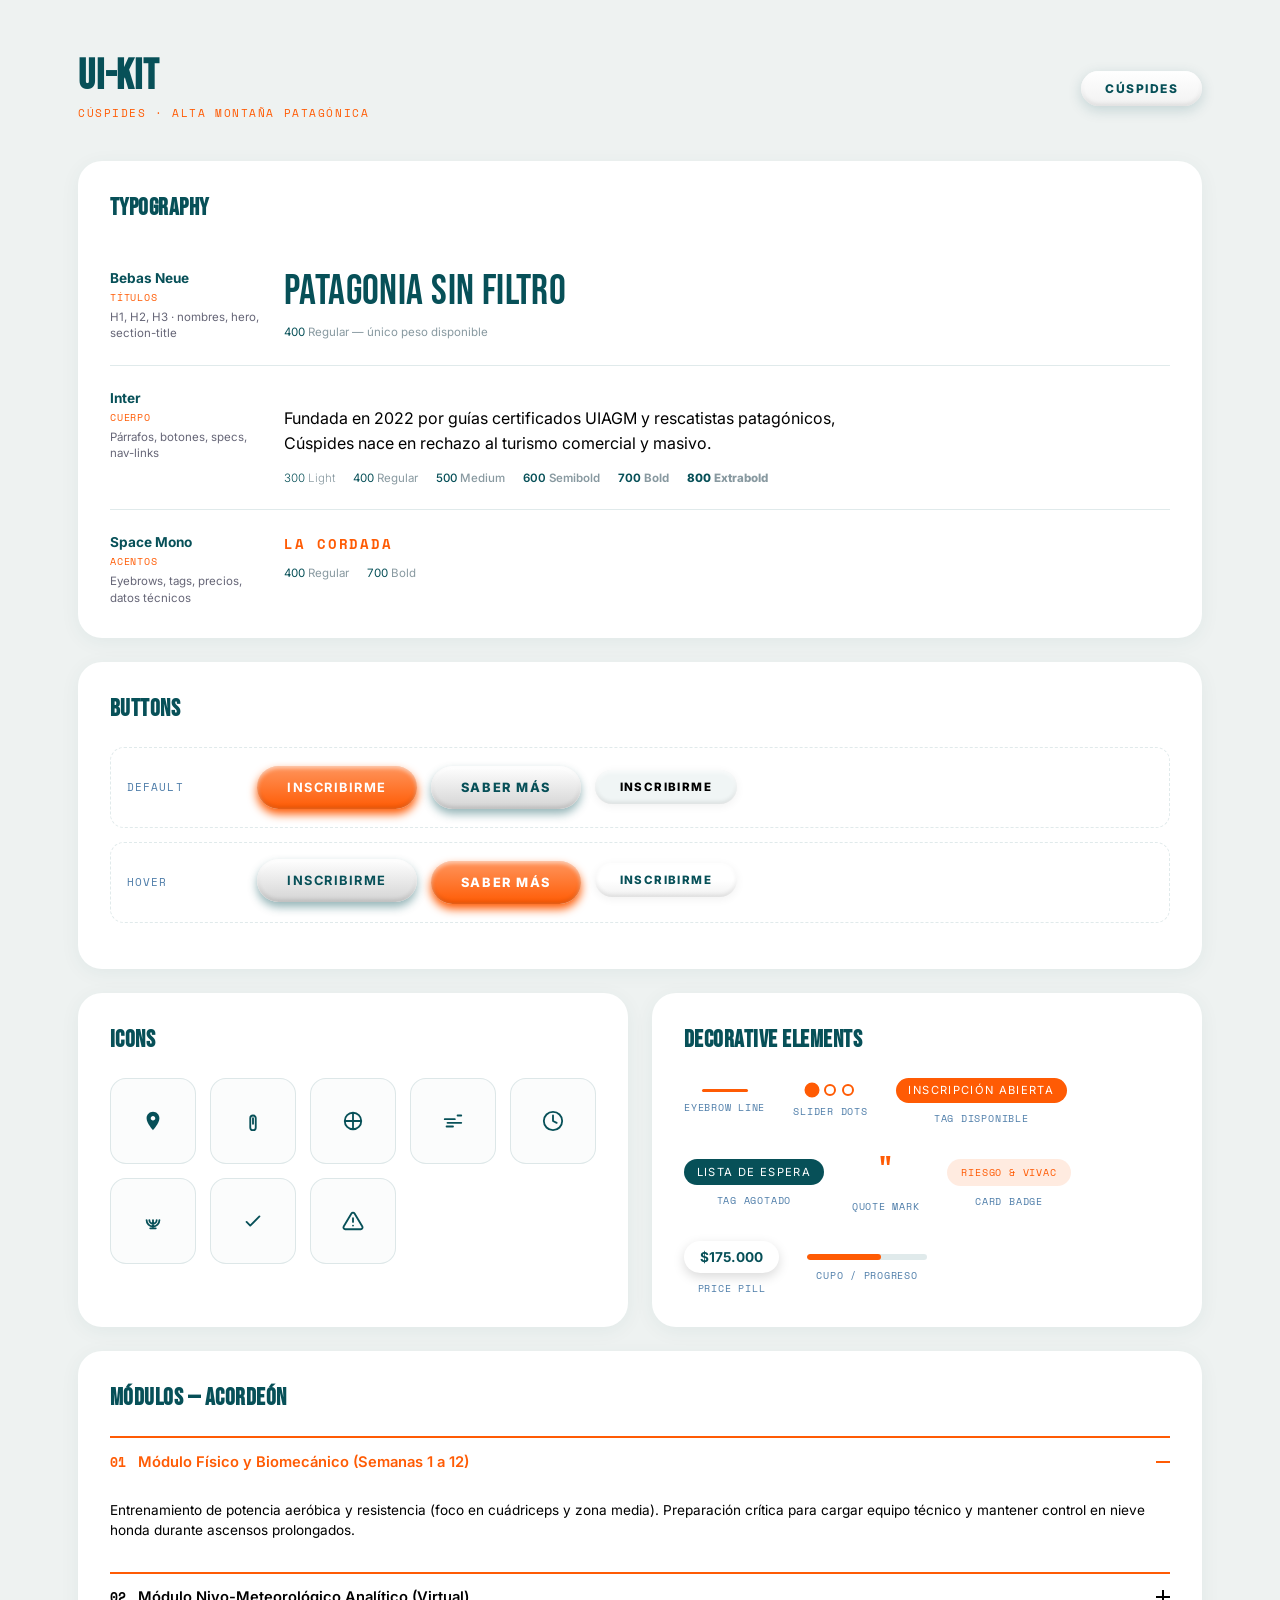
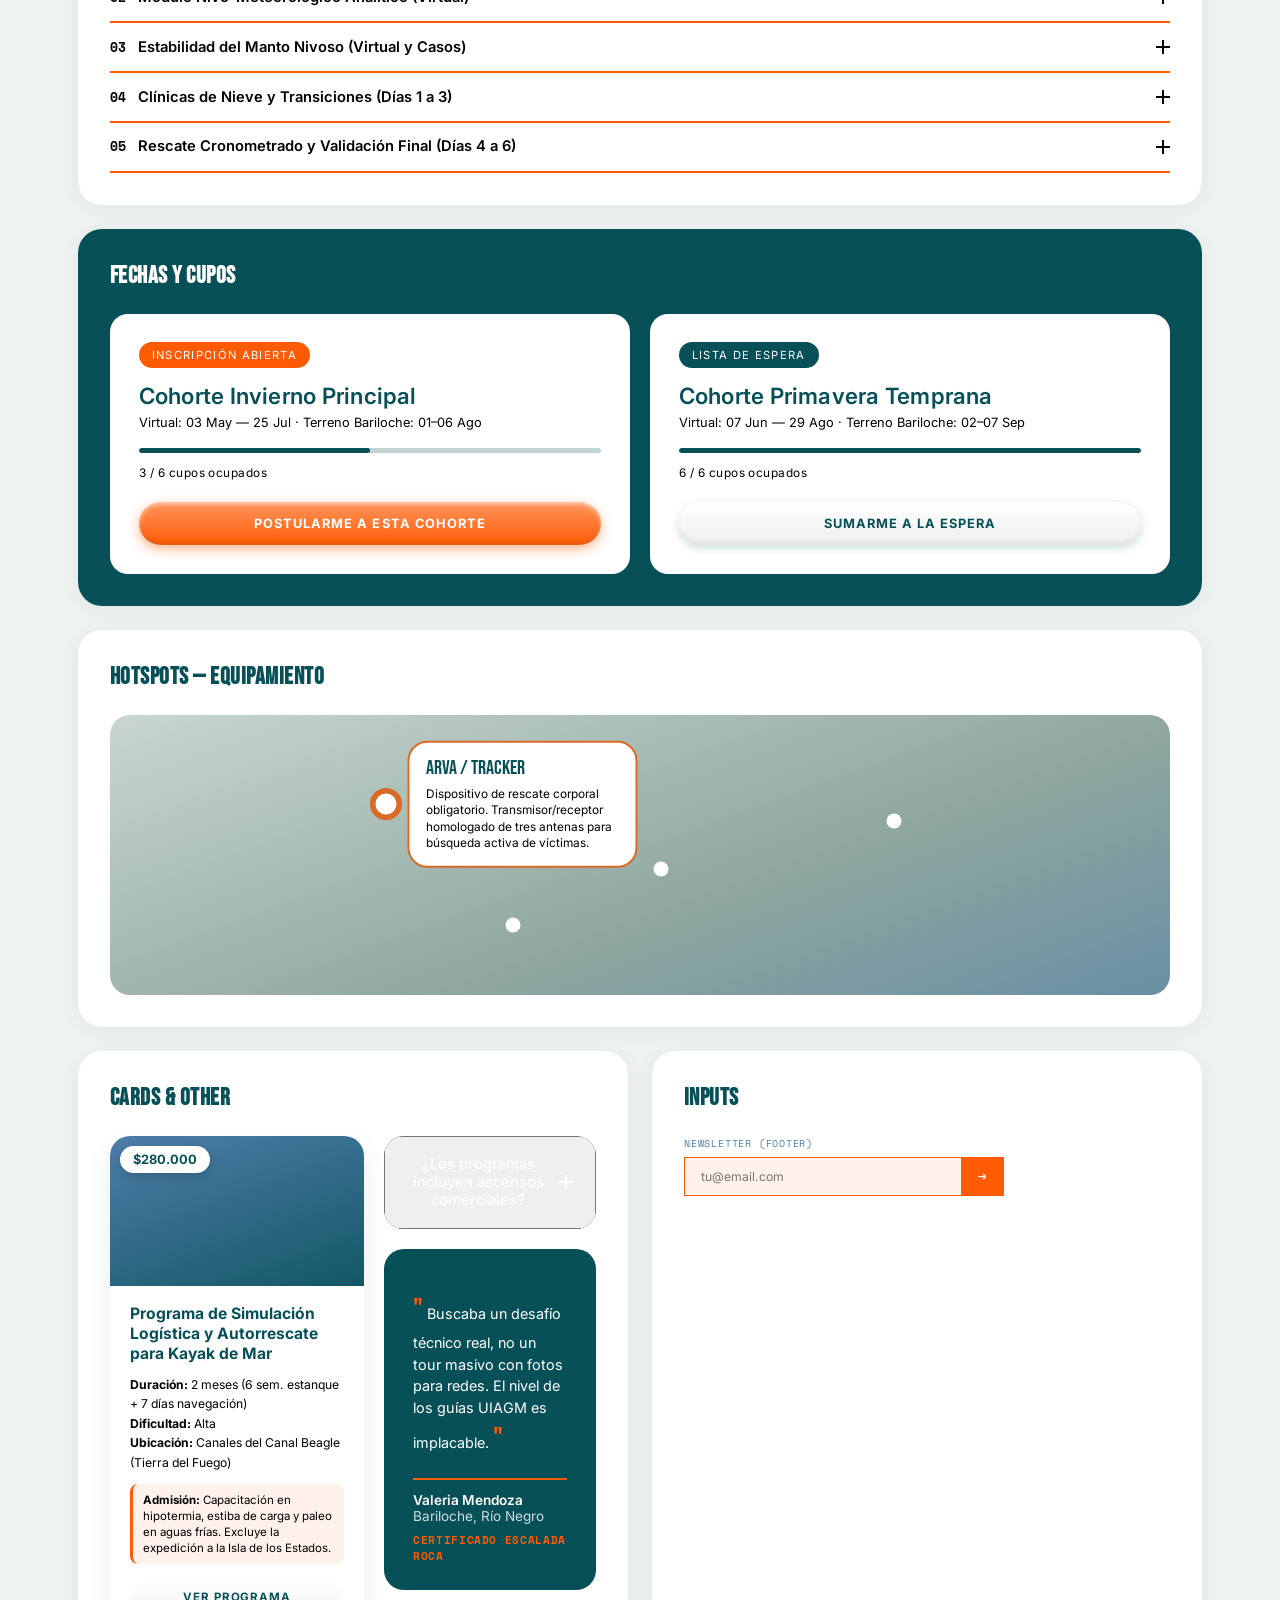
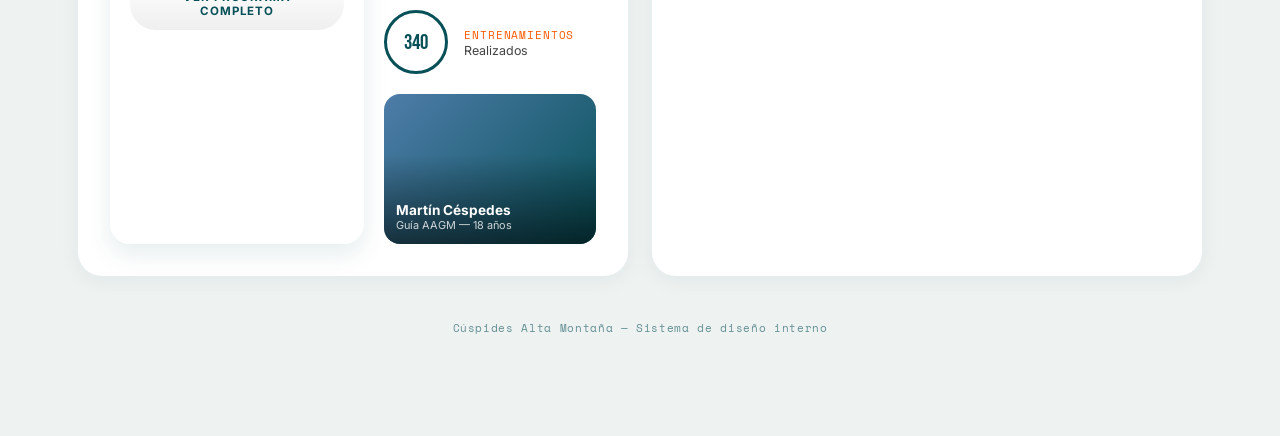
<file: ui-kit.html>
<!DOCTYPE html>
<html lang="es">
<head>
<meta charset="UTF-8" />
<meta name="viewport" content="width=device-width, initial-scale=1.0"/>
<title>UI-Kit — Cúspides Alta Montaña</title>
<link rel="preconnect" href="https://fonts.googleapis.com"/>
<link rel="preconnect" href="https://fonts.gstatic.com" crossorigin/>
    
<link href="https://fonts.googleapis.com/css2?family=Bebas+Neue&family=Inter:wght@300;400;500;600;700;800&family=Space+Mono:wght@400;700&display=swap" rel="stylesheet"/>
<link rel="stylesheet" href="ui-kit.css"/>
  
<link rel="icon" type="image/png" href="fotos/marca2.5.png"/>
</head>
<body>

<div class="kit-shell">

  <!-- HEADER -->
  <div class="kit-header">
    <div>
      <h1>UI-Kit</h1>
      <span class="kit-sub">Cúspides · Alta Montaña Patagónica</span>
    </div>
    <a href="index.html" class="kit-guidelines-btn">Cúspides</a>
  </div>
    
    
  <!-- TYPOGRAPHY -->
  <div class="kit-panel">
    <h2 class="kit-panel-title">Typography</h2>

    <div class="kit-type-row">
      <div class="kit-type-meta">
        <span class="kit-type-name">Bebas Neue</span>
        <span class="kit-type-role">Títulos</span>
        <span class="kit-type-use">H1, H2, H3 · nombres, hero, section-title</span>
      </div>
      <div>
        <div class="kit-type-sample-titulos">Patagonia sin filtro</div>
        <div class="kit-type-weights"><span><b>400</b> Regular — único peso disponible</span></div>
      </div>
    </div>

    <div class="kit-type-row">
      <div class="kit-type-meta">
        <span class="kit-type-name">Inter</span>
        <span class="kit-type-role">Cuerpo</span>
        <span class="kit-type-use">Párrafos, botones, specs, nav-links</span>
      </div>
      <div>
        <p class="kit-type-sample-cuerpo">Fundada en 2022 por guías certificados UIAGM y rescatistas patagónicos, Cúspides nace en rechazo al turismo comercial y masivo.</p>
        <div class="kit-type-weights">
          <span style="font-weight:300;"><b>300</b> Light</span>
          <span style="font-weight:400;"><b>400</b> Regular</span>
          <span style="font-weight:500;"><b>500</b> Medium</span>
          <span style="font-weight:600;"><b>600</b> Semibold</span>
          <span style="font-weight:700;"><b>700</b> Bold</span>
          <span style="font-weight:800;"><b>800</b> Extrabold</span>
        </div>
      </div>
    </div>

    <div class="kit-type-row">
      <div class="kit-type-meta">
        <span class="kit-type-name">Space Mono</span>
        <span class="kit-type-role">Acentos</span>
        <span class="kit-type-use">Eyebrows, tags, precios, datos técnicos</span>
      </div>
      <div>
        <div class="kit-type-sample-mono">La Cordada</div>
        <div class="kit-type-weights">
          <span><b>400</b> Regular</span>
          <span><b>700</b> Bold</span>
        </div>
      </div>
    </div>

  </div>



  <!-- BUTTONS -->
  <div class="kit-panel">
    <h2 class="kit-panel-title">Buttons</h2>

    <div class="kit-row">
      <span class="kit-row-label">Default</span>
      <div class="kit-row-items">
        <a href="#" class="btn btn--primary">Inscribirme</a>
        <a href="#" class="btn btn--secondary">Saber más</a>
        <a href="#" class="nav-cta--pill">Inscribirme</a>
      </div>
    </div>

    <div class="kit-row">
      <span class="kit-row-label">Hover</span>
      <div class="kit-row-items">
        <a href="#" class="btn btn--primary is-hover">Inscribirme</a>
        <a href="#" class="btn btn--secondary is-hover">Saber más</a>
        <a href="#" class="nav-cta--pill is-hover">Inscribirme</a>
    </div>
    </div>
  </div>

  <!-- ICONS + DECORATIVE -->
  <div class="kit-grid">

    <div class="kit-panel">
      <h2 class="kit-panel-title">Icons</h2>
      <div class="kit-icons-grid">

        <div class="kit-icon-box" title="Geolocalización">
          <svg viewBox="0 0 24 24" fill="currentColor"><path d="M12 2C8.13 2 5 5.13 5 9c0 5.25 7 13 7 13s7-7.75 7-13c0-3.87-3.13-7-7-7zm0 9.5c-1.38 0-2.5-1.12-2.5-2.5s1.12-2.5 2.5-2.5 2.5 1.12 2.5 2.5-1.12 2.5-2.5 2.5z"/></svg>
        </div>
        <div class="kit-icon-box" title="Gestión de humedad">
          <svg viewBox="0 0 24 24" fill="none" stroke="currentColor" stroke-width="2"><path stroke-linecap="round" stroke-linejoin="round" d="M9 19c0 1.657 1.343 3 3 3s3-1.343 3-3V9c0-1.657-1.343-3-3-3s-3 1.343-3 3v10zM12 9v6"/></svg>
        </div>
        <div class="kit-icon-box" title="Retención térmica">
          <svg viewBox="0 0 24 24" fill="none" stroke="currentColor" stroke-width="2"><path stroke-linecap="round" stroke-linejoin="round" d="M12 3v18M3 12h18M12 3a9 9 0 019 9 9 9 0 01-9 9 9 9 0 01-9-9 9 9 0 019-9z"/></svg>
        </div>
        <div class="kit-icon-box" title="Barrera climática">
          <svg viewBox="0 0 24 24" fill="none" stroke="currentColor" stroke-width="2"><path stroke-linecap="round" stroke-linejoin="round" d="M3 10h11m-8 4h15M5 18h7M17 6h4"/></svg>
        </div>
        <div class="kit-icon-box" title="Rastreo satelital">
          <svg viewBox="0 0 24 24" fill="none" stroke="currentColor" stroke-width="2"><path stroke-linecap="round" stroke-linejoin="round" d="M12 22c5.523 0 10-4.477 10-10S17.523 2 12 2 2 6.477 2 12s4.477 10 10 10zM12 6v6l4 2"/></svg>
        </div>
        <div class="kit-icon-box" title="Radiocomunicación VHF">
          <svg viewBox="0 0 24 24" fill="none" stroke="currentColor" stroke-width="2"><path stroke-linecap="round" stroke-linejoin="round" d="M19 11a7 7 0 01-14 0m11 0a4 4 0 01-8 0m4 0v9m-3 0h6"/></svg>
        </div>
        <div class="kit-icon-box" title="Requisito cumplido">
          <svg viewBox="0 0 24 24" fill="none" stroke="currentColor" stroke-width="2"><path stroke-linecap="round" stroke-linejoin="round" d="M5 13l4 4L19 7"/></svg>
        </div>
        <div class="kit-icon-box" title="Alerta">
          <svg viewBox="0 0 24 24" fill="none" stroke="currentColor" stroke-width="2"><path stroke-linecap="round" stroke-linejoin="round" d="M12 9v4m0 4h.01M10.29 3.86L1.82 18a2 2 0 001.71 3h16.94a2 2 0 001.71-3L13.71 3.86a2 2 0 00-3.42 0z"/></svg>
        </div>

      </div>
    </div>

    <div class="kit-panel">
      <h2 class="kit-panel-title">Decorative Elements</h2>
      <div class="kit-deco-grid">

        <div class="kit-deco-item">
          <div class="deco-eyebrow-line"></div>
          <span class="kit-deco-label">Eyebrow line</span>
        </div>

        <div class="kit-deco-item">
          <div style="display:flex; gap:6px;">
            <span class="deco-dot active"></span>
            <span class="deco-dot"></span>
            <span class="deco-dot"></span>
          </div>
          <span class="kit-deco-label">Slider dots</span>
        </div>
          

        <div class="kit-deco-item">
          <span class="curso-fecha-tag" style="margin:0;">Inscripción Abierta</span>
          <span class="kit-deco-label">Tag disponible</span>
        </div>

        <div class="kit-deco-item">
          <span class="curso-fecha-tag curso-fecha-tag--espera" style="margin:0;">Lista de Espera</span>
          <span class="kit-deco-label">Tag agotado</span>
        </div>

        <div class="kit-deco-item">
          <span class="deco-quote">"</span>
          <span class="kit-deco-label">Quote mark</span>
        </div>

        <div class="kit-deco-item">
          <span class="deco-badge">Riesgo &amp; Vivac</span>
          <span class="kit-deco-label">Card badge</span>
        </div>

        <div class="kit-deco-item">
          <span class="deco-price-pill">$175.000</span>
          <span class="kit-deco-label">Price pill</span>
        </div>

        <div class="kit-deco-item">
          <div class="deco-progress"><span></span></div>
          <span class="kit-deco-label">Cupo / progreso</span>
        </div>

      </div>
    </div>

  </div>

  <!-- MÓDULOS (ACORDEÓN) — detalle.html -->
  <div class="kit-panel">
    <h2 class="kit-panel-title">Módulos — Acordeón</h2>
    <div class="demo-modulos">

      <div class="demo-modulo active">
        <button class="demo-modulo-q">
          <span><span class="demo-modulo-num">01</span> Módulo Físico y Biomecánico (Semanas 1 a 12)</span>
          <span class="demo-modulo-icono"></span>
        </button>
        <p class="demo-modulo-a">Entrenamiento de potencia aeróbica y resistencia (foco en cuádriceps y zona media). Preparación crítica para cargar equipo técnico y mantener control en nieve honda durante ascensos prolongados.</p>
      </div>

      <div class="demo-modulo">
        <button class="demo-modulo-q">
          <span><span class="demo-modulo-num">02</span> Módulo Nivo-Meteorológico Analítico (Virtual)</span>
          <span class="demo-modulo-icono"></span>
        </button>
      </div>

      <div class="demo-modulo">
        <button class="demo-modulo-q">
          <span><span class="demo-modulo-num">03</span> Estabilidad del Manto Nivoso (Virtual y Casos)</span>
          <span class="demo-modulo-icono"></span>
        </button>
      </div>

      <div class="demo-modulo">
        <button class="demo-modulo-q">
          <span><span class="demo-modulo-num">04</span> Clínicas de Nieve y Transiciones (Días 1 a 3)</span>
          <span class="demo-modulo-icono"></span>
        </button>
      </div>

      <div class="demo-modulo">
        <button class="demo-modulo-q">
          <span><span class="demo-modulo-num">05</span> Rescate Cronometrado y Validación Final (Días 4 a 6)</span>
          <span class="demo-modulo-icono"></span>
        </button>
      </div>

    </div>
  </div>

  <!-- FECHAS Y CUPOS — detalle.html -->
  <div class="kit-panel kit-panel--dark">
    <h2 class="kit-panel-title">Fechas y Cupos</h2>
    <div class="kit-fechas-grid">

      <div class="curso-fecha-card">
        <span class="curso-fecha-tag">Inscripción Abierta</span>
        <h3>Cohorte Invierno Principal</h3>
        <p class="curso-fecha-detalle">Virtual: 03 May — 25 Jul · Terreno Bariloche: 01–06 Ago</p>
        <div class="curso-fecha-cupo">
          <div class="curso-fecha-barra"><div class="curso-fecha-barra-fill" style="width:50%"></div></div>
          <span>3 / 6 cupos ocupados</span>
        </div>
        <a href="#" class="fecha-btn">Postularme a esta Cohorte</a>
      </div>

      <div class="curso-fecha-card">
        <span class="curso-fecha-tag curso-fecha-tag--espera">Lista de Espera</span>
        <h3>Cohorte Primavera Temprana</h3>
        <p class="curso-fecha-detalle">Virtual: 07 Jun — 29 Ago · Terreno Bariloche: 02–07 Sep</p>
        <div class="curso-fecha-cupo">
          <div class="curso-fecha-barra"><div class="curso-fecha-barra-fill" style="width:100%"></div></div>
          <span>6 / 6 cupos ocupados</span>
        </div>
        <a href="#" class="fecha-btn fecha-btn--espera">Sumarme a la Espera</a>
      </div>

    </div>
  </div>

  <!-- HOTSPOTS — Equipamiento (detalle.html) -->
  <div class="kit-panel">
    <h2 class="kit-panel-title">Hotspots — Equipamiento</h2>
    <div class="kit-hotspot-demo">

      <div class="kit-hotspot is-active" style="left:26%; top:32%;">
        <div class="dot-pulse"></div>
        <div class="kit-gear-tooltip">
          <div class="kit-tooltip-title">ARVA / Tracker</div>
          <div class="kit-tooltip-desc">Dispositivo de rescate corporal obligatorio. Transmisor/receptor homologado de tres antenas para búsqueda activa de víctimas.</div>
        </div>
      </div>

      <div class="kit-hotspot" style="left:52%; top:55%;">
        <div class="dot-pulse"></div>
      </div>

      <div class="kit-hotspot" style="left:74%; top:38%;">
        <div class="dot-pulse"></div>
      </div>

      <div class="kit-hotspot" style="left:38%; top:75%;">
        <div class="dot-pulse"></div>
      </div>

    </div>
  </div>

  <!-- CARDS & OTHER + INPUTS -->
  <div class="kit-grid">

    <div class="kit-panel">
      <h2 class="kit-panel-title">Cards &amp; Other</h2>

      <div class="kit-cards-grid">

        <div class="demo-program-card">
          <div class="demo-program-photo">
            <span class="card-price">$280.000</span>
          </div>
          <div class="demo-program-body">
            <h3>Programa de Simulación Logística y Autorrescate para Kayak de Mar</h3>
            <ul class="demo-program-specs">
              <li><strong>Duración:</strong> 2 meses (6 sem. estanque + 7 días navegación)</li>
              <li><strong>Dificultad:</strong> Alta</li>
              <li><strong>Ubicación:</strong> Canales del Canal Beagle (Tierra del Fuego)</li>
            </ul>
            <p class="demo-program-note">
              <strong>Admisión:</strong> Capacitación en hipotermia, estiba de carga y paleo en aguas frías. Excluye la expedición a la Isla de los Estados.
            </p>
            <button class="demo-program-btn">Ver Programa Completo</button>
          </div>
        </div>

        <div class="demo-side-stack">

          <div class="demo-faq">
            <button class="demo-faq-q">
              <span>¿Los programas incluyen ascensos comerciales?</span>
              <span class="demo-faq-icono"></span>
            </button>
          </div>

          <div class="demo-testimonio">
            <p class="demo-testimonio-text"><span class="quote-mark">"</span> Buscaba un desafío técnico real, no un tour masivo con fotos para redes. El nivel de los guías UIAGM es implacable. <span class="quote-mark">"</span></p>
            <div class="demo-testimonio-footer">
              <span class="demo-testimonio-author">Valeria Mendoza <span style="font-weight:400; opacity:.8;">Bariloche, Río Negro</span></span>
              <span class="demo-testimonio-badge">Certificado Escalada Roca</span>
            </div>
          </div>

          <div class="demo-stat-row">
            <div class="demo-stat-circle">340</div>
            <div class="demo-stat-copy">
              <span class="cat-tag">Entrenamientos</span>
              <span class="cat-label">Realizados</span>
            </div>
          </div>

          <div class="demo-staff-cell">
            <div class="demo-staff-overlay">
              <div>
                <div class="demo-staff-name">Martín Céspedes</div>
                <div class="demo-staff-role">Guía AAGM — 18 años</div>
              </div>
            </div>
          </div>

        </div>
      </div>
    </div>

    <div class="kit-panel">
      <h2 class="kit-panel-title">Inputs</h2>


      <span class="kit-input-label">Newsletter (footer)</span>
      <div class="kit-input-newsletter">
        <input type="email" placeholder="tu@email.com"/>
        <button>→</button>
      </div>

    </div>

  </div>

  <footer class="kit-footer">Cúspides Alta Montaña — Sistema de diseño interno</footer>


</body>
</html>
</file>
<file: ui-kit.css>
/* ============================================================
   UI-KIT — CÚSPIDES ALTA MONTAÑA
   Construido a partir de las variables y componentes reales
   de index.html / detalle.html / ff.css / detalle.css
   ============================================================ */

:root{
  /* Paleta oficial del proyecto (tomada de ff.css) */
  --color-bg:        #ffffff;
  --color-titles:    #075058;
  --color-eyebrow:   #FF5B04;
  --color-text:      #000000;
  --color-accent:    #FF5B04;
  --color-white:     #ffffff;
  --color-muted:     #075058;
  --color-nav-link:  #16232a;
  --color-primary:   #4e7da9;

  /* Fondo del kit (no es parte del sitio, solo el lienzo del catálogo) */
  --kit-canvas:      #eef2f1;
  --kit-panel:       #ffffff;
  --kit-line:        rgba(7,80,88,0.12);

  --font-titulos: 'Bebas Neue', sans-serif;
  --font-cuerpo:  'Inter', sans-serif;
  --font-mono:    'Space Mono', monospace;
}

*{ box-sizing:border-box; }

body{
  margin:0;
  background:var(--kit-canvas);
  font-family:var(--font-cuerpo);
  color:var(--color-text);
  -webkit-font-smoothing:antialiased;
}

.kit-shell{
  max-width:1180px;
  margin:0 auto;
  padding:56px 28px 100px;
}

/* ── TYPOGRAPHY ───────────────────────────────────────── */
.kit-type-row{
  display:grid;
  grid-template-columns:150px 1fr;
  gap:24px;
  align-items:start;
  padding:24px 0;
  border-bottom:1px solid var(--kit-line);
}
.kit-type-row:last-child{ border-bottom:none; padding-bottom:0; }
.kit-type-row:first-child{ padding-top:0; }

.kit-type-meta{
  display:flex;
  flex-direction:column;
  gap:4px;
}
.kit-type-name{
  font-family:var(--font-cuerpo);
  font-weight:700;
  font-size:0.85rem;
  color:var(--color-titles);
}
.kit-type-role{
  font-family:var(--font-mono);
  font-size:0.62rem;
  letter-spacing:0.08em;
  text-transform:uppercase;
  color:var(--color-eyebrow);
}
.kit-type-use{
  font-family:var(--font-cuerpo);
  font-size:0.72rem;
  color:#667;
  line-height:1.4;
}

.kit-type-sample-titulos{
  font-family:var(--font-titulos);
  color:var(--color-titles);
  font-size:2.6rem;
  line-height:1.05;
  letter-spacing:0.01em;
  margin-bottom:6px;
}
.kit-type-sample-cuerpo{
  font-family:var(--font-cuerpo);
  color:#000;
  font-size:1rem;
  line-height:1.55;
  max-width:560px;
}
.kit-type-sample-mono{
  font-family:var(--font-mono);
  color:var(--color-eyebrow);
  font-size:0.85rem;
  letter-spacing:0.14em;
  text-transform:uppercase;
  font-weight:700;
}

.kit-type-weights{
  display:flex;
  flex-wrap:wrap;
  gap:8px 18px;
  margin-top:12px;
}
.kit-type-weights span{
  font-family:var(--font-cuerpo);
  font-size:0.72rem;
  color:#8899a0;
}
.kit-type-weights span b{
  color:var(--color-titles);
  font-weight:inherit;
}


/* ── HEADER ───────────────────────────────────────────── */
.kit-header{
  display:flex;
  align-items:center;
  justify-content:space-between;
  margin-bottom:40px;
  flex-wrap:wrap;
  gap:20px;
}

.kit-header h1{
  font-family:var(--font-titulos);
  font-size:2.6rem;
  letter-spacing:0.02em;
  color:var(--color-titles);
  margin:0;
  line-height:1;
}

.kit-header .kit-sub{
  font-family:var(--font-mono);
  font-size:0.7rem;
  letter-spacing:0.14em;
  text-transform:uppercase;
  color:var(--color-eyebrow);
  display:block;
  margin-top:6px;
}

.kit-guidelines-btn{
  display:inline-flex;
  align-items:center;
  justify-content:center;
  padding:10px 24px;
  border-radius:50px;
  font-family:var(--font-cuerpo);
  font-size:0.75rem;
  font-weight:800;
  letter-spacing:0.12em;
  text-transform:uppercase;
  color:var(--color-titles);
  background:linear-gradient(to bottom,#ffffff 0%,#e7e7e7 180%);
  box-shadow:
    inset 0 2px 4px rgba(255,255,255,0.9),
    inset 0 -2px 4px rgba(0,0,0,0.1),
    0 4px 14px rgba(7,80,88,0.18);
  border:none;
  cursor:pointer;
  transition:all .25s ease;
  text-decoration:none;
}
.kit-guidelines-btn:hover{
  transform:translateY(-2px);
  color:#fff;
  background:linear-gradient(to bottom,#ff5b04a5 0%,#FF5B04 100%);
  box-shadow:
    inset 0 2px 4px rgba(255,255,255,0.6),
    inset 0 -2px 4px rgba(0,0,0,0.15),
    0 5px 12px rgba(255,91,4,0.4);
}

/* ── LAYOUT GRID (como el ejemplo: panel grande arriba + 2 columnas abajo) ── */
.kit-grid{
  display:grid;
  grid-template-columns:1fr 1fr;
  gap:24px;
}
.kit-grid .span-2{ grid-column:1 / -1; }

@media (max-width:820px){
  .kit-grid{ grid-template-columns:1fr; }
}

/* ── PANEL ────────────────────────────────────────────── */
.kit-panel{
  background:var(--kit-panel);
  border-radius:24px;
  padding:32px;
  box-shadow:0 4px 20px rgba(7,80,88,0.06);
  margin-bottom:24px;
}

.kit-panel-title{
  font-family:var(--font-titulos);
  font-size:1.5rem;
  letter-spacing:0.02em;
  color:var(--color-titles);
  margin:0 0 24px 0;
}

/* ── FILAS TIPO TABLA (para Buttons / Inputs) ───────────── */
.kit-row{
  display:grid;
  grid-template-columns:110px 1fr;
  align-items:center;
  gap:20px;
  padding:18px 16px;
  border:1px dashed var(--kit-line);
  border-radius:14px;
  margin-bottom:14px;
}

.kit-row-label{
  font-family:var(--font-mono);
  font-size:0.68rem;
  letter-spacing:0.1em;
  text-transform:uppercase;
  color:var(--color-primary);
}

.kit-row-items{
  display:flex;
  align-items:center;
  gap:14px;
  flex-wrap:wrap;
}

@media (max-width:560px){
  .kit-row{ grid-template-columns:1fr; }
}

/* ── BOTONES (fieles a ff.css) ───────────────────────────── */
.btn{
  display:inline-flex;
  align-items:center;
  justify-content:center;
  gap:8px;
  padding:14px 30px;
  font-family:var(--font-cuerpo);
  font-size:0.8rem;
  font-weight:700;
  text-transform:uppercase;
  letter-spacing:0.12em;
  text-decoration:none;
  white-space:nowrap;
  border-radius:50px;
  border:none;
  cursor:pointer;
  transition:all .3s ease;
}

.btn--primary{
  color:#fff;
  background:linear-gradient(to bottom,#ff5b04a5 0%,#FF5B04 100%);
  box-shadow:
    inset 0 2px 4px rgba(255,255,255,0.6),
    inset 0 -2px 4px rgba(0,0,0,0.15),
    0 5px 10px #FF5B04;
}
.btn--primary:hover,
.btn--primary.is-hover{
  transform:translateY(-2px);
  background:linear-gradient(to bottom,#ffffff 0%,#b1b1b1 180%);
  color:#075058;
  box-shadow:
    inset 0 2px 4px rgba(255,255,255,0.8),
    inset 0 -2px 4px rgba(0,0,0,0.15),
    0 5px 10px rgba(7,80,88,0.43);
}
.btn--primary.is-focus{
  outline:3px solid #075058;
  outline-offset:3px;
}
.btn--primary.is-disabled,
.btn[disabled]{
  opacity:0.35;
  cursor:not-allowed;
  box-shadow:none;
  pointer-events:none;
}

.btn--secondary{
  color:#075058;
  font-weight:800;
  background:linear-gradient(to bottom,#ffffff 0%,#b1b1b1 180%);
  box-shadow:
    inset 0 2px 4px rgba(255,255,255,0.8),
    inset 0 -2px 4px rgba(0,0,0,0.15),
    0 5px 10px rgba(7,80,88,0.43);
}
.btn--secondary:hover,
.btn--secondary.is-hover{
  color:#fff;
  background:linear-gradient(to bottom,#ff5b04a5 0%,#FF5B04 100%);
  box-shadow:
    inset 0 2px 4px rgba(255,255,255,0.6),
    inset 0 -2px 4px rgba(0,0,0,0.15),
    0 5px 10px #FF5B04;
}
.btn--secondary.is-focus{
  outline:3px solid #FF5B04;
  outline-offset:3px;
}
.btn--secondary.is-disabled{
  opacity:0.35;
  box-shadow:none;
}

/* Botón circular con flecha (usado junto a los CTA en hero / cards) */
.btn-icon-circle{
  width:44px;
  height:44px;
  border-radius:50%;
  display:inline-flex;
  align-items:center;
  justify-content:center;
  background:var(--color-titles);
  color:#fff;
  border:none;
  cursor:pointer;
  flex-shrink:0;
  transition:all .25s ease;
}
.btn-icon-circle svg{ width:16px; height:16px; }
.btn-icon-circle:hover,
.btn-icon-circle.is-hover{
  background:var(--color-eyebrow);
  transform:rotate(45deg);
}
.btn-icon-circle.is-focus{
  outline:3px solid var(--color-primary);
  outline-offset:3px;
}
.btn-icon-circle.is-disabled{
  opacity:0.3;
  pointer-events:none;
}

/* Botón "cristal" del nav (pill translúcida) */
.nav-cta--pill{
  display:inline-flex;
  align-items:center;
  justify-content:center;
  padding:10px 25px;
  font-family:var(--font-cuerpo);
  font-size:0.72rem;
  text-transform:uppercase;
  letter-spacing:0.12em;
  text-decoration:none;
  border-radius:50px;
  color:#000;
  font-weight:800;
  background-color:rgba(7,80,88,0.06);
  box-shadow:
    inset 0 2px 4px rgba(255,255,255,0.8),
    inset 0 -2px 4px rgba(0,0,0,0.1),
    0 2px 10px rgba(0,0,0,0.06);
  cursor:pointer;
  border:none;
  transition:all .25s ease;
}
.nav-cta--pill:hover,
.nav-cta--pill.is-hover{
  background:linear-gradient(to bottom,#ffffff 50%,#dbdbdb 180%);
  transform:translateY(-2px);
  color:#075058;
}
.nav-cta--pill.is-focus{
  outline:3px solid #075058;
  outline-offset:3px;
}
.nav-cta--pill.is-disabled{
  opacity:0.35;
  pointer-events:none;
}

/* Botón oscuro chico usado dentro de tarjetas (Address / Upfront style) */
.btn-dark{
  display:inline-flex;
  align-items:center;
  justify-content:center;
  padding:13px 26px;
  border-radius:50px;
  background:var(--color-titles);
  color:#fff;
  font-family:var(--font-cuerpo);
  font-weight:700;
  font-size:0.78rem;
  letter-spacing:0.1em;
  text-transform:uppercase;
  border:none;
  cursor:pointer;
  transition:all .25s ease;
}
.btn-dark:hover,
.btn-dark.is-hover{ background:var(--color-eyebrow); }
.btn-dark.is-focus{ outline:3px solid var(--color-primary); outline-offset:3px; }
.btn-dark.is-disabled{ opacity:0.35; pointer-events:none; }

/* ── ICONOS ───────────────────────────────────────────── */
.kit-icons-grid{
  display:grid;
  grid-template-columns:repeat(auto-fill,minmax(76px,1fr));
  gap:14px;
}
.kit-icon-box{
  aspect-ratio:1;
  border-radius:16px;
  border:1px solid var(--kit-line);
  display:flex;
  align-items:center;
  justify-content:center;
  color:var(--color-titles);
  background:#fbfcfc;
  transition:all .2s ease;
}
.kit-icon-box:hover{
  background:var(--color-titles);
  color:#fff;
  border-color:var(--color-titles);
}
.kit-icon-box svg{ width:22px; height:22px; }

/* ── ELEMENTOS DECORATIVOS ──────────────────────────────── */
.kit-deco-grid{
  display:flex;
  flex-wrap:wrap;
  align-items:center;
  gap:28px;
}
.kit-deco-item{
  display:flex;
  flex-direction:column;
  align-items:center;
  gap:8px;
}
.kit-deco-label{
  font-family:var(--font-mono);
  font-size:0.6rem;
  letter-spacing:0.08em;
  text-transform:uppercase;
  color:var(--color-primary);
}

.deco-eyebrow-line{
  width:46px;
  height:3px;
  background:var(--color-eyebrow);
  border-radius:2px;
}

.deco-dot{
  width:12px;
  height:12px;
  border-radius:50%;
  border:2px solid var(--color-eyebrow);
  background:transparent;
  transition:all .4s cubic-bezier(.25,1,.5,1);
}
.deco-dot.active{
  background:var(--color-eyebrow);
  transform:scale(1.25);
}

.deco-quote{
  font-family:var(--font-titulos);
  font-size:2.4rem;
  color:var(--color-eyebrow);
  line-height:1;
}

.deco-badge{
  display:inline-block;
  padding:6px 14px;
  border-radius:20px;
  background:rgba(255,91,4,0.12);
  color:var(--color-eyebrow);
  font-family:var(--font-mono);
  font-size:0.62rem;
  letter-spacing:0.08em;
  text-transform:uppercase;
}

.deco-price-pill{
  padding:8px 16px;
  border-radius:20px;
  background:#fff;
  color:var(--color-titles);
  font-family:var(--font-cuerpo);
  font-weight:700;
  font-size:0.85rem;
  box-shadow:0 4px 12px rgba(0,0,0,0.15);
}

.deco-progress{
  width:120px;
  height:6px;
  border-radius:6px;
  background:rgba(7,80,88,0.12);
  overflow:hidden;
}
.deco-progress span{
  display:block;
  height:100%;
  width:62%;
  background:var(--color-eyebrow);
  border-radius:6px;
}

/* ── CARDS & OTHER ───────────────────────────────────────── */
.kit-cards-grid{
  display:grid;
  grid-template-columns:1.2fr 1fr;
  gap:20px;
}
@media (max-width:700px){ .kit-cards-grid{ grid-template-columns:1fr; } }

.demo-course-card{
  position:relative;
  border-radius:20px;
  overflow:hidden;
  height:340px;
  background:
    linear-gradient(to top,#075058 5%, rgba(7,80,88,0.05) 60%),
    linear-gradient(135deg,#4e7da9,#075058 70%);
}
.demo-course-card .card-price{
  position:absolute; top:12px; left:12px;
  background:#fff; color:#075058;
  font-weight:700; font-size:0.85rem;
  padding:7px 14px; border-radius:20px;
  box-shadow:0 4px 12px rgba(0,0,0,0.15);
}
.demo-course-card .card-badge{
  position:absolute; top:12px; right:12px;
  background:rgba(255,91,4,0.9); color:#fff;
  font-family:var(--font-mono); font-size:0.6rem;
  text-transform:uppercase; letter-spacing:0.08em;
  padding:6px 10px; border-radius:14px;
}
.demo-course-card .card-content{
  position:absolute; inset:0; z-index:2;
  padding:22px; display:flex; flex-direction:column;
  justify-content:flex-end;
}
.demo-course-card h3{
  color:#fff; font-family:var(--font-cuerpo);
  font-size:1.05rem; margin:0 0 8px;
}
.demo-course-card .card-specs{
  list-style:none; padding:0; margin:0 0 10px;
  border-bottom:2px solid rgba(255,255,255,0.3);
  padding-bottom:10px;
}
.demo-course-card .card-specs li{
  color:#fff; font-size:0.76rem; margin-bottom:4px;
}

.demo-side-stack{
  display:flex;
  flex-direction:column;
  gap:20px;
}

/* FAQ real (index.html) — bloque sólido color titles con icono +/- */
.demo-faq{
  background:var(--color-titles);
  border-radius:20px;
  overflow:hidden;
}
.demo-faq-q{
  width:100%;
  display:flex; align-items:center; justify-content:space-between;
  gap:10px;
  padding:1.1rem 1.3rem;
  font-family:var(--font-cuerpo); font-weight:500; font-size:0.92rem;
  color:#fff; cursor:pointer;
}
.demo-faq-icono{
  position:relative; width:14px; height:14px; flex-shrink:0;
}
.demo-faq-icono::before,
.demo-faq-icono::after{
  content:''; position:absolute; background:#fff;
}
.demo-faq-icono::before{ top:6px; left:0; width:14px; height:2px; }
.demo-faq-icono::after{ top:0; left:6px; width:2px; height:14px; }
.demo-faq-a{
  font-size:0.85rem; color:#fff; line-height:1.5;
  padding:0 1.3rem 1.3rem;
}

/* Acordeón de Módulos (detalle.html) — líneas naranjas, texto negro */
.demo-modulos{
  border-top:2px solid var(--color-eyebrow);
}
.demo-modulo{
  border-bottom:2px solid var(--color-eyebrow);
}
.demo-modulo-q{
  width:100%;
  display:flex; align-items:center; justify-content:space-between;
  gap:10px;
  padding:0.9rem 0;
  background:none; border:none; cursor:pointer;
  font-family:var(--font-cuerpo); font-weight:600; font-size:0.92rem;
  color:#000;
  text-align:left;
}
.demo-modulo-num{
  font-family:var(--font-mono); font-weight:700; font-size:0.85em;
  color:#000; margin-right:0.5rem;
}
.demo-modulo.active .demo-modulo-q,
.demo-modulo.active .demo-modulo-num{ color:var(--color-eyebrow); }
.demo-modulo-icono{
  position:relative; width:14px; height:14px; flex-shrink:0;
}
.demo-modulo-icono::before,
.demo-modulo-icono::after{
  content:''; position:absolute; background:#000;
}
.demo-modulo-icono::before{ top:6px; left:0; width:14px; height:2px; }
.demo-modulo-icono::after{ top:0; left:6px; width:2px; height:14px; }
.demo-modulo.active .demo-modulo-icono::before,
.demo-modulo.active .demo-modulo-icono::after{ background:var(--color-eyebrow); }
.demo-modulo.active .demo-modulo-icono::after{ transform:scaleY(0); }
.demo-modulo-a{
  font-size:0.85rem; color:#000; line-height:1.5;
  padding:0 0 1.1rem;
}

.demo-stat-circle{
  width:64px; height:64px; border-radius:50%;
  border:3px solid var(--color-titles);
  display:flex; align-items:center; justify-content:center;
  font-family:var(--font-titulos); font-size:1.3rem;
  color:var(--color-titles);
}
.demo-stat-row{
  display:flex; align-items:center; gap:16px;
}
.demo-stat-copy .cat-tag{
  display:block; font-family:var(--font-mono); font-size:0.68rem;
  text-transform:uppercase; letter-spacing:0.08em; color:var(--color-eyebrow);
}
.demo-stat-copy .cat-label{
  display:block; font-size:0.78rem; color:#444;
}

.demo-staff-cell{
  position:relative; border-radius:16px; overflow:hidden; height:150px;
  background:linear-gradient(135deg,#4e7da9,#075058);
}
.demo-staff-overlay{
  position:absolute; inset:0; display:flex; align-items:flex-end;
  padding:12px; background:linear-gradient(to top, rgba(0,0,0,0.55), transparent 60%);
}
.demo-staff-name{ color:#fff; font-weight:700; font-size:0.85rem; }
.demo-staff-role{ color:rgba(255,255,255,0.8); font-size:0.68rem; }

/* ── FECHAS Y CUPOS (detalle.html) ──────────────────────── */
.kit-panel--dark{
  background:var(--color-titles);
}
.kit-panel--dark .kit-panel-title{ color:#fff; }

.kit-fechas-grid{
  display:grid;
  grid-template-columns:1fr 1fr;
  gap:20px;
}
@media (max-width:700px){ .kit-fechas-grid{ grid-template-columns:1fr; } }

.curso-fecha-card{
  background:#ffffff;
  border-radius:18px;
  padding:1.8rem;
}
.curso-fecha-tag{
  display:inline-block;
  font-family:var(--font-cuerpo);
  font-size:0.7rem;
  letter-spacing:0.12em;
  text-transform:uppercase;
  color:#fff;
  background:var(--color-eyebrow);
  padding:0.35rem 0.8rem;
  border-radius:50px;
  margin-bottom:0.9rem;
}
.curso-fecha-tag--espera{ background:var(--color-titles); }
.curso-fecha-card h3{
  font-family:var(--font-cuerpo);
  font-size:1.4rem;
  font-weight:600;
  color:var(--color-titles);
  letter-spacing:0.01em;
  margin:0 0 0.4rem;
}
.curso-fecha-detalle{
  font-family:var(--font-cuerpo);
  font-size:0.8rem;
  color:#000;
  margin:0 0 1.1rem;
}
.curso-fecha-cupo{ margin-bottom:1.3rem; }
.curso-fecha-barra{
  width:100%; height:5px;
  background:rgba(7,80,88,0.25);
  border-radius:50px;
  overflow:hidden;
  margin-bottom:0.5rem;
}
.curso-fecha-barra-fill{
  height:100%;
  background:var(--color-titles);
  border-radius:50px;
}
.curso-fecha-cupo span{
  font-family:var(--font-cuerpo);
  font-size:0.74rem;
  letter-spacing:0.04em;
  color:#000;
}
.fecha-btn{
  display:inline-flex; align-items:center; justify-content:center;
  width:100%;
  padding:14px 20px;
  font-family:var(--font-cuerpo);
  font-size:0.8rem; font-weight:700;
  text-transform:uppercase; letter-spacing:0.08em;
  text-decoration:none;
  border-radius:50px;
  color:#fff;
  background:linear-gradient(to bottom,#ff5b04a5 0%,#FF5B04 100%);
  box-shadow:
    inset 0 2px 4px rgba(255,255,255,0.6),
    inset 0 -2px 4px rgba(0,0,0,0.15),
    0 4px 12px rgba(255,91,4,0.45);
  border:none; cursor:pointer;
}
/* Botón de lista de espera — estado "default" (deshabilitado visualmente, según diseño real) */
.fecha-btn--espera{
  width:100%;
  color:var(--color-titles);
  background:linear-gradient(to bottom,#ffffff 0%,#e2e2e2 180%);
  box-shadow:
    inset 0 2px 4px rgba(255,255,255,0.8),
    inset 0 -2px 4px rgba(0,0,0,0.08),
    0 3px 10px rgba(7,80,88,0.2);
}

/* ── HOTSPOTS — Equipamiento (detalle.html) ─────────────── */
.kit-hotspot-demo{
  position:relative;
  border-radius:20px;
  overflow:hidden;
  height:280px;
  background:linear-gradient(160deg,#c9d6d2 0%,#8fa79f 60%,#4e7da9 130%);
}
.kit-hotspot{
  position:absolute;
  transform:translate(-50%,-50%);
  cursor:pointer;
}
.kit-hotspot .dot-pulse{
  width:15px; height:15px; border-radius:50%;
  background:#fff;
  box-shadow:0 0 0 0 #FF5B04;
  animation:kit-pulse-dot 2.4s ease-out infinite;
}
@keyframes kit-pulse-dot{
  30%{ box-shadow:0 0 0 0 #D96B27; }
  70%{ box-shadow:0 0 0 10px rgba(217,107,39,0); }
  100%{ box-shadow:0 0 0 0 rgba(217,107,39,0); }
}
.kit-hotspot.is-active .dot-pulse{
  animation:none;
  box-shadow:0 0 0 4px #D96B27;
  transform:scale(1.4);
}
.kit-gear-tooltip{
  position:absolute;
  top:50%; left:calc(100% + 14px);
  transform:translateY(-50%);
  width:230px;
  background:#fff;
  border:2px solid #D96B27;
  border-radius:20px;
  padding:0.9rem 1.05rem;
}
.kit-tooltip-title{
  font-family:var(--font-titulos);
  color:var(--color-titles);
  font-size:1.25rem;
  line-height:1.1;
  margin-bottom:0.4rem;
}
.kit-tooltip-desc{
  font-family:var(--font-cuerpo);
  font-size:0.74rem;
  color:#000;
  line-height:1.4;
}

/* ── TESTIMONIO CARD (ff.css) ───────────────────────────── */
.demo-testimonio{
  background:var(--color-titles);
  border-radius:20px;
  padding:1.6rem 1.8rem;
}
.demo-testimonio-text{
  font-family:var(--font-cuerpo);
  font-size:0.9rem;
  line-height:1.5;
  color:#fff;
  margin-bottom:1rem;
}
.demo-testimonio-text .quote-mark{
  font-family:var(--font-titulos);
  font-size:1.8rem;
  color:var(--color-eyebrow);
}
.demo-testimonio-footer{
  border-top:2px solid var(--color-eyebrow);
  padding-top:0.8rem;
  display:flex; flex-direction:column; gap:0.5rem;
}
.demo-testimonio-author{ color:#fff; font-weight:600; font-size:0.85rem; }
.demo-testimonio-location{ color:#fff; font-size:0.7rem; opacity:0.85; }
.demo-testimonio-badge{
  align-self:flex-start;
  color:var(--color-eyebrow);
  font-family:var(--font-mono);
  font-size:0.68rem; font-weight:700;
  text-transform:uppercase; letter-spacing:0.06em;
}

/* ── CARD VERTICAL DE PROGRAMA (photo + info panel) ─────── */
.demo-program-card{
  border-radius:20px;
  overflow:hidden;
  background:#fff;
  box-shadow:0 10px 24px rgba(7,80,88,0.1);
}
.demo-program-photo{
  position:relative;
  height:150px;
  background:linear-gradient(160deg,#4e7da9,#075058 120%);
}
.demo-program-photo .card-price{
  position:absolute; top:10px; left:10px;
  background:#fff; color:var(--color-titles);
  font-weight:700; font-size:0.8rem;
  padding:6px 13px; border-radius:20px;
  box-shadow:0 4px 12px rgba(0,0,0,0.15);
}
.demo-program-body{ padding:18px 20px 20px; }
.demo-program-body h3{
  font-family:var(--font-cuerpo); font-size:0.98rem; font-weight:700;
  color:var(--color-titles); margin:0 0 10px; line-height:1.3;
}
.demo-program-specs{
  list-style:none; padding:0; margin:0 0 12px;
  font-size:0.76rem; color:#000; line-height:1.6;
}
.demo-program-specs strong{ font-weight:700; }
.demo-program-note{
  font-size:0.72rem; line-height:1.4; color:#000;
  background:rgba(255,91,4,0.08);
  border-left:3px solid var(--color-eyebrow);
  padding:8px 10px; border-radius:8px;
  margin:0 0 14px;
}
.demo-program-btn{
  display:flex; align-items:center; justify-content:center;
  width:100%;
  padding:12px 18px;
  border-radius:50px;
  background:linear-gradient(to bottom,#ffffff 0%,#e2e2e2 180%);
  color:var(--color-titles);
  font-family:var(--font-cuerpo); font-weight:700; font-size:0.72rem;
  letter-spacing:0.08em; text-transform:uppercase;
  border:none; cursor:pointer;
}

/* ── INPUTS ───────────────────────────────────────────── */
.kit-input{
  width:100%;
  padding:0.85rem 1.1rem;
  background:#fff;
  border:1.5px solid rgba(7,80,88,0.25);
  border-radius:10px;
  color:var(--color-titles);
  font-family:var(--font-cuerpo);
  font-size:0.85rem;
  outline:none;
  transition:border-color .2s ease, box-shadow .2s ease, background .2s ease;
}


.kit-input-newsletter{
  display:flex;
  max-width:320px;
}
.kit-input-newsletter input{
  flex:1;
  padding:0.65rem 1rem;
  background:rgba(255,91,4,0.08);
  border:1px solid var(--color-eyebrow);
  border-right:none;
  border-radius:0;
  color:var(--color-titles);
  font-family:var(--font-cuerpo);
  font-size:0.76rem;
  outline:none;
}
.kit-input-newsletter button{
  padding:0.65rem 1.1rem;
  background:var(--color-accent);
  border:none;
  color:#fff;
  font-family:var(--font-mono);
  font-size:0.8rem;
  font-weight:700;
  cursor:pointer;
}

.kit-input-label{
  display:block;
  font-family:var(--font-mono);
  font-size:0.62rem;
  letter-spacing:0.08em;
  text-transform:uppercase;
  color:var(--color-primary);
  margin-bottom:6px;
}

footer.kit-footer{
  text-align:center;
  padding-top:20px;
  font-family:var(--font-mono);
  font-size:0.68rem;
  letter-spacing:0.06em;
  color:var(--color-titles);
  opacity:0.6;
}

/* ============================================================
   MOBILE — hasta 640px
   ============================================================ */
@media (max-width:640px){

  .kit-shell{
    padding:32px 16px 70px;
  }

  /* Header */
  .kit-header{
    flex-direction:column;
    align-items:flex-start;
    gap:14px;
    margin-bottom:28px;
  }
  .kit-header h1{ font-size:2rem; }
  .kit-guidelines-btn{
    width:100%;
    padding:12px 24px;
  }

  /* Panel */
  .kit-panel{
    padding:22px 18px;
    border-radius:18px;
    margin-bottom:16px;
  }
  .kit-panel-title{
    font-size:1.25rem;
    margin-bottom:18px;
  }

  /* Typography panel */
  .kit-type-row{
    grid-template-columns:1fr;
    gap:10px;
    padding:18px 0;
  }
  .kit-type-sample-titulos{ font-size:1.9rem; }
  .kit-type-sample-cuerpo{ font-size:0.9rem; max-width:100%; }

  /* Buttons rows */
  .kit-row{
    grid-template-columns:1fr;
    gap:10px;
    padding:14px 12px;
  }
  .kit-row-items{ gap:10px; }
  .kit-row-items .btn,
  .kit-row-items .nav-cta--pill,
  .kit-row-items .btn-dark{
    flex:1 1 auto;
    text-align:center;
  }

  /* Grid de 2 columnas → 1 columna */
  .kit-grid{
    grid-template-columns:1fr;
    gap:16px;
  }

  /* Icons */
  .kit-icons-grid{
    grid-template-columns:repeat(auto-fill,minmax(58px,1fr));
    gap:10px;
  }
  .kit-icon-box svg{ width:18px; height:18px; }

  /* Decorative elements */
  .kit-deco-grid{
    gap:18px;
    justify-content:space-between;
  }

  /* Módulos acordeón */
  .demo-modulo-q{
    font-size:0.85rem;
    padding:0.8rem 0;
  }
  .demo-modulo-a{ font-size:0.8rem; }

  /* Fechas y cupos */
  .kit-fechas-grid{
    grid-template-columns:1fr;
    gap:16px;
  }
  .curso-fecha-card{ padding:1.4rem; }
  .curso-fecha-card h3{ font-size:1.2rem; }

  /* Hotspots — en mobile el tooltip lateral no entra: se reubica debajo del punto */
  .kit-hotspot-demo{
    height:auto;
    aspect-ratio:4/3;
  }
  .kit-gear-tooltip{
    position:static;
    transform:none;
    width:100%;
    margin-top:14px;
    display:block;
  }
  .kit-hotspot{
    position:relative;
    left:auto !important;
    top:auto !important;
    transform:none;
    display:inline-flex;
  }
  .kit-hotspot-demo{
    display:flex;
    flex-direction:column;
    align-items:flex-start;
    justify-content:center;
    gap:0;
    padding:20px;
    height:auto;
    aspect-ratio:auto;
  }
  .kit-hotspot:not(.is-active){ display:none; }

  /* Cards & Other */
  .kit-cards-grid{
    grid-template-columns:1fr;
    gap:16px;
  }
  .demo-course-card{ height:300px; }
  .demo-program-photo{ height:130px; }
  .demo-program-body{ padding:16px 16px 18px; }
  .demo-program-body h3{ font-size:0.92rem; }

  .demo-faq-q{
    padding:1rem 1.1rem;
    font-size:0.85rem;
  }

  .demo-testimonio{ padding:1.3rem 1.4rem; }
  .demo-testimonio-text{ font-size:0.85rem; }

  .demo-staff-cell{ height:130px; }

  /* Inputs */
  .kit-input-newsletter{ max-width:100%; }

  /* Footer */
  footer.kit-footer{ font-size:0.62rem; }
}

/* ============================================================
   MOBILE PEQUEÑO — hasta 380px
   ============================================================ */
@media (max-width:380px){
  .kit-header h1{ font-size:1.7rem; }
  .kit-panel-title{ font-size:1.1rem; }
  .kit-type-sample-titulos{ font-size:1.6rem; }
  .kit-icons-grid{ grid-template-columns:repeat(auto-fill,minmax(50px,1fr)); }
  .curso-fecha-card{ padding:1.1rem; }
}
</file>
